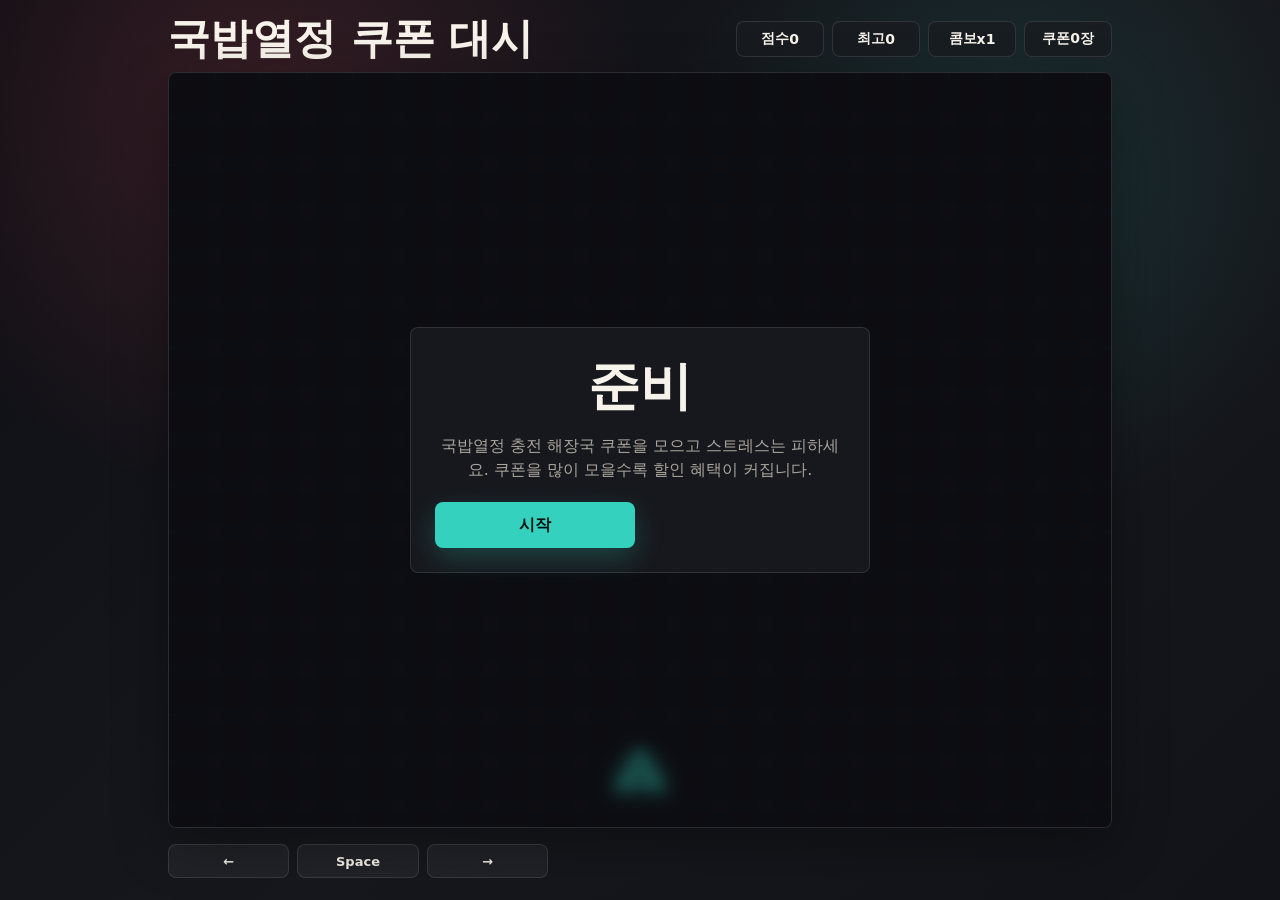
<file: index.html>
<!doctype html>
<html lang="ko">
<head>
  <meta charset="utf-8">
  <meta name="viewport" content="width=device-width, initial-scale=1">
  <title>국밥열정 쿠폰 대시</title>
  <style>
    :root {
      color-scheme: dark;
      --bg: #101014;
      --panel: #191b20;
      --text: #f7f3ea;
      --muted: #a9a59c;
      --hot: #ff5e73;
      --coin: #ffd166;
      --cool: #34d1bf;
      --line: rgba(255, 255, 255, .11);
    }

    * {
      box-sizing: border-box;
    }

    body {
      margin: 0;
      min-height: 100vh;
      overflow: hidden;
      background:
        radial-gradient(circle at 20% 12%, rgba(255, 94, 115, .16), transparent 30%),
        radial-gradient(circle at 78% 20%, rgba(52, 209, 191, .14), transparent 28%),
        linear-gradient(135deg, #0e0e13, #17181d 55%, #111318);
      color: var(--text);
      font-family: "Segoe UI", Pretendard, system-ui, sans-serif;
    }

    .app {
      display: grid;
      grid-template-rows: auto 1fr auto;
      width: min(100vw, 980px);
      height: 100vh;
      margin: 0 auto;
      padding: 18px;
      gap: 12px;
    }

    header,
    footer {
      display: flex;
      align-items: center;
      justify-content: space-between;
      gap: 12px;
      min-height: 42px;
    }

    h1 {
      margin: 0;
      font-size: clamp(22px, 3.8vw, 42px);
      line-height: 1;
      letter-spacing: 0;
    }

    .stats {
      display: flex;
      gap: 8px;
      flex-wrap: wrap;
      justify-content: flex-end;
    }

    .pill {
      display: inline-flex;
      align-items: center;
      justify-content: center;
      min-width: 88px;
      height: 36px;
      padding: 0 12px;
      border: 1px solid var(--line);
      border-radius: 8px;
      background: rgba(25, 27, 32, .78);
      font-weight: 700;
      font-size: 14px;
      white-space: nowrap;
    }

    .game-wrap {
      position: relative;
      min-height: 0;
      border: 1px solid var(--line);
      border-radius: 8px;
      overflow: hidden;
      background: #111218;
      box-shadow: 0 18px 55px rgba(0, 0, 0, .32);
      touch-action: none;
    }

    canvas {
      display: block;
      width: 100%;
      height: 100%;
    }

    .overlay {
      position: absolute;
      inset: 0;
      display: grid;
      place-items: center;
      padding: 22px;
      background: rgba(10, 10, 14, .56);
      backdrop-filter: blur(8px);
    }

    .overlay[hidden] {
      display: none;
    }

    .dialog {
      width: min(460px, 100%);
      border: 1px solid var(--line);
      border-radius: 8px;
      padding: 24px;
      background: rgba(25, 27, 32, .92);
      text-align: center;
    }

    .dialog h2 {
      margin: 0 0 12px;
      font-size: clamp(26px, 6vw, 52px);
      letter-spacing: 0;
    }

    .dialog p {
      margin: 8px 0 20px;
      color: var(--muted);
      line-height: 1.5;
    }

    button {
      width: min(260px, 100%);
      height: 46px;
      border: 0;
      border-radius: 8px;
      background: var(--cool);
      color: #07110f;
      font-weight: 900;
      font-size: 16px;
      cursor: pointer;
      box-shadow: 0 10px 28px rgba(52, 209, 191, .24);
    }

    button:active {
      transform: translateY(1px);
    }

    .button-row {
      display: grid;
      grid-template-columns: repeat(2, minmax(0, 1fr));
      gap: 10px;
    }

    .secondary {
      background: rgba(255, 255, 255, .1);
      color: var(--text);
      box-shadow: none;
      border: 1px solid var(--line);
    }

    .order-screen {
      position: fixed;
      inset: 0;
      z-index: 10;
      display: grid;
      place-items: center;
      padding: 18px;
      background:
        radial-gradient(circle at 26% 16%, rgba(255, 209, 102, .18), transparent 30%),
        linear-gradient(135deg, rgba(14, 14, 19, .97), rgba(23, 24, 29, .98));
    }

    .order-screen[hidden] {
      display: none;
    }

    .order-panel {
      width: min(520px, 100%);
      border: 1px solid var(--line);
      border-radius: 8px;
      padding: 22px;
      background: rgba(25, 27, 32, .94);
      box-shadow: 0 18px 55px rgba(0, 0, 0, .34);
    }

    .order-panel h2 {
      margin: 0 0 8px;
      font-size: clamp(26px, 5vw, 44px);
      letter-spacing: 0;
    }

    .order-note {
      margin: 0 0 18px;
      color: var(--muted);
      line-height: 1.5;
    }

    .order-line {
      display: flex;
      align-items: center;
      justify-content: space-between;
      gap: 14px;
      min-height: 42px;
      border-top: 1px solid var(--line);
      font-weight: 700;
    }

    .order-line:last-of-type {
      border-bottom: 1px solid var(--line);
    }

    .price {
      white-space: nowrap;
      color: #ffe7a3;
    }

    .featured-menu {
      margin: 14px 0;
      padding: 16px;
      border: 1px solid rgba(255, 209, 102, .35);
      border-radius: 8px;
      background: rgba(255, 209, 102, .08);
    }

    .featured-menu strong {
      display: block;
      margin-bottom: 6px;
      font-size: clamp(22px, 5vw, 34px);
      line-height: 1.12;
      letter-spacing: 0;
      color: #ffe7a3;
    }

    .featured-menu span {
      color: var(--muted);
      line-height: 1.5;
    }

    .coupon-toggle {
      display: flex;
      align-items: center;
      justify-content: space-between;
      gap: 14px;
      margin: 16px 0;
      padding: 12px;
      border: 1px solid var(--line);
      border-radius: 8px;
      background: rgba(255, 255, 255, .05);
      font-weight: 800;
    }

    .coupon-toggle input {
      width: 22px;
      height: 22px;
      accent-color: var(--coin);
    }

    .order-actions {
      display: grid;
      grid-template-columns: 1fr 1fr;
      gap: 10px;
      margin-top: 18px;
    }

    footer {
      color: var(--muted);
      font-size: 13px;
    }

    .bar {
      display: grid;
      grid-template-columns: repeat(3, minmax(0, 1fr));
      gap: 8px;
      width: min(380px, 100%);
      height: 34px;
    }

    .key {
      display: grid;
      place-items: center;
      border: 1px solid var(--line);
      border-radius: 8px;
      background: rgba(255, 255, 255, .05);
      font-weight: 800;
      color: var(--text);
    }

    @media (max-width: 620px) {
      .app {
        padding: 10px;
        gap: 8px;
      }

      header {
        align-items: flex-start;
        flex-direction: column;
      }

      .stats {
        width: 100%;
        justify-content: space-between;
      }

      .pill {
        flex: 1;
        min-width: 0;
        padding: 0 8px;
      }

      .button-row,
      .order-actions {
        grid-template-columns: 1fr;
      }

      footer {
        justify-content: center;
      }
    }
  </style>
</head>
<body>
  <main class="app">
    <header>
      <h1>국밥열정 쿠폰 대시</h1>
      <div class="stats" aria-live="polite">
        <div class="pill">점수 <span id="score">0</span></div>
        <div class="pill">최고 <span id="best">0</span></div>
        <div class="pill">콤보 <span id="combo">x1</span></div>
        <div class="pill">쿠폰 <span id="coupon">0장</span></div>
      </div>
    </header>

    <section class="game-wrap" id="gameWrap">
      <canvas id="game" aria-label="피하고 모으는 액션 게임"></canvas>
      <div class="overlay" id="overlay">
        <div class="dialog">
          <h2 id="title">준비</h2>
          <p id="message">국밥열정 충전 해장국 쿠폰을 모으고 스트레스는 피하세요. 쿠폰을 많이 모을수록 할인 혜택이 커집니다.</p>
          <div class="button-row">
            <button id="startBtn">시작</button>
            <button class="secondary" id="orderBtn" hidden>주문으로</button>
          </div>
        </div>
      </div>
    </section>

    <footer>
      <div class="bar" aria-hidden="true">
        <div class="key">←</div>
        <div class="key">Space</div>
        <div class="key">→</div>
      </div>
    </footer>
  </main>

  <section class="order-screen" id="orderScreen" hidden>
    <div class="order-panel">
      <h2>국밥열정 주문</h2>
      <p class="order-note" id="orderNote">게임에서 얻은 쿠폰은 주문당 1장만 사용할 수 있습니다. 실제 주문 화면에서 메뉴는 다시 선택할 수 있어요.</p>
      <div class="featured-menu">
        <strong>열정충전 해장국</strong>
        <span>오늘의 추천 메뉴입니다. 주문 화면으로 들어가면 다른 메뉴도 선택할 수 있습니다.</span>
      </div>
      <label class="coupon-toggle">
        <span id="couponRule">쿠폰 1장 적용</span>
        <input id="couponUse" type="checkbox" checked>
      </label>
      <div class="order-line">
        <span>이번 주문 쿠폰 사용</span>
        <span class="price" id="discountPrice">-1,000원</span>
      </div>
      <div class="order-actions">
        <button id="placeOrderBtn">주문 화면으로</button>
        <button class="secondary" id="backGameBtn">한 판 더</button>
      </div>
    </div>
  </section>

  <script>
    const canvas = document.querySelector("#game");
    const ctx = canvas.getContext("2d");
    const wrap = document.querySelector("#gameWrap");
    const overlay = document.querySelector("#overlay");
    const startBtn = document.querySelector("#startBtn");
    const orderBtn = document.querySelector("#orderBtn");
    const orderScreen = document.querySelector("#orderScreen");
    const orderNote = document.querySelector("#orderNote");
    const couponRule = document.querySelector("#couponRule");
    const couponUse = document.querySelector("#couponUse");
    const discountPrice = document.querySelector("#discountPrice");
    const placeOrderBtn = document.querySelector("#placeOrderBtn");
    const backGameBtn = document.querySelector("#backGameBtn");
    const scoreEl = document.querySelector("#score");
    const bestEl = document.querySelector("#best");
    const comboEl = document.querySelector("#combo");
    const couponEl = document.querySelector("#coupon");
    const titleEl = document.querySelector("#title");
    const messageEl = document.querySelector("#message");

    const MENU_REWARDS = [
      "국밥열정 충전 해장국",
      "충전 해장국 할인쿠폰",
      "오늘의 해장 충전권",
      "국밥열정 든든쿠폰"
    ];
    const STRESS_LABELS = ["스트레스", "피로", "걱정", "월요병", "허기", "번아웃", "야근"];
    const ORDER_URL = "./order.html";
    const COUPON_TIERS = [
      { minCoupons: 3, value: 1000, minOrder: 10000 },
      { minCoupons: 6, value: 2000, minOrder: 20000 },
      { minCoupons: 9, value: 3000, minOrder: 30000 }
    ];
    const ORDER_READY_COUPONS = COUPON_TIERS[0].minCoupons;

    const state = {
      running: false,
      over: false,
      score: 0,
      best: Number(localStorage.getItem("gukbap-dash-best") || 0),
      combo: 1,
      coupons: 0,
      t: 0,
      last: 0,
      spawnWall: 0,
      spawnCoin: 0,
      shake: 0,
      keys: new Set(),
      walls: [],
      coins: [],
      sparks: [],
      popups: [],
      orderReady: false,
      player: { x: 0, y: 0, r: 15, vx: 0 }
    };

    bestEl.textContent = state.best;

    function resize() {
      const rect = wrap.getBoundingClientRect();
      const dpr = Math.max(1, Math.min(2, window.devicePixelRatio || 1));
      canvas.width = Math.floor(rect.width * dpr);
      canvas.height = Math.floor(rect.height * dpr);
      ctx.setTransform(dpr, 0, 0, dpr, 0, 0);
      state.player.y = rect.height - 58;
      state.player.x = Math.min(Math.max(state.player.x || rect.width / 2, 28), rect.width - 28);
    }

    function reset() {
      const rect = wrap.getBoundingClientRect();
      state.running = true;
      state.over = false;
      state.score = 0;
      state.combo = 1;
      state.coupons = 0;
      state.t = 0;
      state.spawnWall = 0;
      state.spawnCoin = 0;
      state.shake = 0;
      state.walls = [];
      state.coins = [];
      state.sparks = [];
      state.popups = [];
      state.orderReady = false;
      state.player = { x: rect.width / 2, y: rect.height - 58, r: 15, vx: 0 };
      orderScreen.hidden = true;
      orderBtn.hidden = true;
      overlay.hidden = true;
      updateStats();
    }

    function updateStats() {
      scoreEl.textContent = Math.floor(state.score);
      bestEl.textContent = state.best;
      comboEl.textContent = `x${state.combo}`;
      couponEl.textContent = `${state.coupons}장`;
    }

    function earnedCoupon() {
      return COUPON_TIERS
        .filter(tier => state.coupons >= tier.minCoupons)
        .at(-1) || null;
    }

    function updateOrder() {
      const coupon = earnedCoupon();
      const hasCoupon = Boolean(coupon);
      const applied = hasCoupon && couponUse.checked;
      const remaining = Math.max(0, state.coupons - (applied ? 1 : 0));
      couponUse.disabled = !hasCoupon;
      couponUse.checked = applied;
      couponRule.textContent = hasCoupon
        ? `${coupon.value.toLocaleString("ko-KR")}원 쿠폰 1장 적용 가능, 보유 ${state.coupons}장`
        : `쿠폰 ${ORDER_READY_COUPONS}장부터 주문 쿠폰이 열립니다`;
      orderNote.textContent = applied
        ? `이번 주문에는 ${coupon.value.toLocaleString("ko-KR")}원 쿠폰 1장만 적용됩니다. 최소 주문금액은 ${coupon.minOrder.toLocaleString("ko-KR")}원입니다. 남은 쿠폰 ${remaining}장은 다음 주문에 써요.`
        : "가게도 버텨야 하니 쿠폰은 주문당 1장만 사용할 수 있습니다. 실제 주문 화면에서 메뉴는 다시 선택할 수 있습니다.";
      discountPrice.textContent = applied ? `-${coupon.value.toLocaleString("ko-KR")}원` : "-0원";
    }

    function showOrder() {
      if (!state.orderReady || !earnedCoupon()) {
        return;
      }
      overlay.hidden = true;
      orderScreen.hidden = false;
      couponUse.checked = state.coupons > 0;
      updateOrder();
    }

    function rand(min, max) {
      return Math.random() * (max - min) + min;
    }

    function spawnWall() {
      const rect = wrap.getBoundingClientRect();
      const w = rand(34, 96);
      const label = STRESS_LABELS[Math.floor(rand(0, STRESS_LABELS.length))];
      state.walls.push({
        x: rand(8, rect.width - w - 8),
        y: -34,
        w,
        h: rand(24, 46),
        vy: rand(180, 250) + state.t * 5,
        color: Math.random() > .35 ? "#ff5e73" : "#ff8a5b",
        label
      });
    }

    function spawnCoin() {
      const rect = wrap.getBoundingClientRect();
      const label = MENU_REWARDS[Math.floor(rand(0, MENU_REWARDS.length))];
      state.coins.push({
        x: rand(28, rect.width - 28),
        y: -24,
        r: rand(8, 12),
        vy: rand(150, 220) + state.t * 3,
        phase: rand(0, Math.PI * 2),
        label
      });
    }

    function addPopup(x, y, text, color) {
      state.popups.push({
        x,
        y,
        text,
        color,
        age: 0,
        life: .9
      });
    }

    function addSparks(x, y, color, amount) {
      for (let i = 0; i < amount; i++) {
        state.sparks.push({
          x,
          y,
          vx: rand(-150, 150),
          vy: rand(-190, 90),
          life: rand(.25, .55),
          age: 0,
          color
        });
      }
    }

    function hitCircleRect(circle, rect) {
      const nx = Math.max(rect.x, Math.min(circle.x, rect.x + rect.w));
      const ny = Math.max(rect.y, Math.min(circle.y, rect.y + rect.h));
      const dx = circle.x - nx;
      const dy = circle.y - ny;
      return dx * dx + dy * dy < circle.r * circle.r;
    }

    function endGame() {
      state.running = false;
      state.over = true;
      state.shake = 16;
      addSparks(state.player.x, state.player.y, "#ff5e73", 34);
      if (state.score > state.best) {
        state.best = Math.floor(state.score);
        localStorage.setItem("gukbap-dash-best", state.best);
      }
      updateStats();
      const coupon = earnedCoupon();
      state.orderReady = Boolean(coupon);
      titleEl.textContent = "오늘의 충전 완료";
      messageEl.textContent = coupon
        ? state.coupons >= COUPON_TIERS.at(-1).minCoupons
          ? `점수 ${Math.floor(state.score)}점, 쿠폰 ${state.coupons}장 획득. ${coupon.value.toLocaleString("ko-KR")}원 쿠폰까지 받았으니 일단 주문하고 든든하게 쉬어가요.`
          : `점수 ${Math.floor(state.score)}점, 쿠폰 ${state.coupons}장 획득. ${coupon.value.toLocaleString("ko-KR")}원 쿠폰을 주문당 1장만 적용해서 주문 화면으로 넘어갑니다.`
        : `점수 ${Math.floor(state.score)}점, 쿠폰 ${state.coupons}장 획득. 쿠폰 ${ORDER_READY_COUPONS}장부터 1,000원 쿠폰이 열립니다. 한 판 더 가볼까요?`;
      startBtn.textContent = "다시 시작";
      orderBtn.hidden = !state.orderReady;
      setTimeout(() => {
        overlay.hidden = false;
        if (state.orderReady) {
          setTimeout(showOrder, 1300);
        }
      }, 420);
    }

    function drawBackground(w, h, time) {
      ctx.fillStyle = "#111218";
      ctx.fillRect(0, 0, w, h);
      ctx.strokeStyle = "rgba(255,255,255,.07)";
      ctx.lineWidth = 1;
      const gap = 46;
      const offset = (time * 70) % gap;
      for (let y = -gap + offset; y < h + gap; y += gap) {
        ctx.beginPath();
        ctx.moveTo(0, y);
        ctx.lineTo(w, y);
        ctx.stroke();
      }
      for (let x = 0; x < w; x += gap) {
        ctx.beginPath();
        ctx.moveTo(x, 0);
        ctx.lineTo(x, h);
        ctx.stroke();
      }
    }

    function drawPlayer(p) {
      ctx.save();
      ctx.translate(p.x, p.y);
      ctx.shadowColor = "#34d1bf";
      ctx.shadowBlur = 18;
      ctx.fillStyle = "#34d1bf";
      ctx.beginPath();
      ctx.moveTo(0, -p.r - 6);
      ctx.lineTo(p.r + 12, p.r + 8);
      ctx.lineTo(0, p.r);
      ctx.lineTo(-p.r - 12, p.r + 8);
      ctx.closePath();
      ctx.fill();
      ctx.shadowBlur = 0;
      ctx.fillStyle = "#07110f";
      ctx.fillRect(-4, -1, 8, 12);
      ctx.restore();
    }

    function draw() {
      const rect = wrap.getBoundingClientRect();
      const w = rect.width;
      const h = rect.height;
      const sx = state.shake ? rand(-state.shake, state.shake) : 0;
      const sy = state.shake ? rand(-state.shake, state.shake) : 0;

      ctx.save();
      ctx.translate(sx, sy);
      drawBackground(w, h, state.t);

      for (const coin of state.coins) {
        const pulse = Math.sin(state.t * 8 + coin.phase) * 2;
        ctx.save();
        ctx.translate(coin.x, coin.y);
        ctx.shadowColor = "#ffd166";
        ctx.shadowBlur = 15;
        ctx.fillStyle = "#f8b92e";
        ctx.beginPath();
        ctx.arc(0, 0, coin.r + pulse, 0, Math.PI * 2);
        ctx.fill();
        ctx.lineWidth = 3;
        ctx.strokeStyle = "#ffe7a3";
        ctx.stroke();
        ctx.shadowBlur = 0;
        ctx.fillStyle = "#7a4a00";
        ctx.font = `${Math.max(12, coin.r * 1.45)}px Segoe UI, sans-serif`;
        ctx.textAlign = "center";
        ctx.textBaseline = "middle";
        ctx.fillText("₩", 0, 1);
        ctx.strokeStyle = "rgba(255,255,255,.5)";
        ctx.lineWidth = 1;
        ctx.beginPath();
        ctx.arc(0, 0, Math.max(coin.r - 4, 4), 0, Math.PI * 2);
        ctx.stroke();
        ctx.restore();
      }

      ctx.textAlign = "center";
      ctx.textBaseline = "middle";

      for (const wall of state.walls) {
        ctx.save();
        ctx.translate(wall.x + wall.w / 2, wall.y + wall.h / 2);
        const scale = Math.min(wall.w / 82, wall.h / 42);
        ctx.shadowColor = wall.color;
        ctx.shadowBlur = 14;
        ctx.fillStyle = wall.color;
        ctx.beginPath();
        ctx.moveTo(0, 25 * scale);
        ctx.lineTo(10 * scale, 4 * scale);
        ctx.lineTo(36 * scale, -3 * scale);
        ctx.lineTo(11 * scale, -13 * scale);
        ctx.lineTo(5 * scale, -27 * scale);
        ctx.lineTo(0, -31 * scale);
        ctx.lineTo(-5 * scale, -27 * scale);
        ctx.lineTo(-11 * scale, -13 * scale);
        ctx.lineTo(-36 * scale, -3 * scale);
        ctx.lineTo(-10 * scale, 4 * scale);
        ctx.closePath();
        ctx.fill();
        ctx.shadowBlur = 0;
        ctx.fillStyle = "rgba(20, 8, 12, .45)";
        ctx.beginPath();
        ctx.ellipse(0, -9 * scale, 8 * scale, 12 * scale, 0, 0, Math.PI * 2);
        ctx.fill();
        ctx.fillStyle = "rgba(255,255,255,.18)";
        ctx.beginPath();
        ctx.moveTo(0, 21 * scale);
        ctx.lineTo(5 * scale, 7 * scale);
        ctx.lineTo(0, 10 * scale);
        ctx.lineTo(-5 * scale, 7 * scale);
        ctx.closePath();
        ctx.fill();
        ctx.fillStyle = "#fff7ef";
        ctx.font = `${Math.max(9, 12 * scale)}px Segoe UI, sans-serif`;
        ctx.textAlign = "center";
        ctx.textBaseline = "middle";
        ctx.fillText(wall.label, 0, -2 * scale);
        ctx.restore();
      }

      for (const spark of state.sparks) {
        const alpha = 1 - spark.age / spark.life;
        ctx.globalAlpha = Math.max(0, alpha);
        ctx.fillStyle = spark.color;
        ctx.fillRect(spark.x, spark.y, 4, 4);
      }
      ctx.globalAlpha = 1;

      for (const popup of state.popups) {
        const pct = popup.age / popup.life;
        ctx.globalAlpha = Math.max(0, 1 - pct);
        ctx.fillStyle = popup.color;
        ctx.font = "800 18px Segoe UI, Pretendard, sans-serif";
        ctx.textAlign = "center";
        ctx.textBaseline = "middle";
        ctx.fillText(popup.text, popup.x, popup.y - pct * 38);
      }
      ctx.globalAlpha = 1;

      if (!state.over) {
        drawPlayer(state.player);
      }

      ctx.restore();
    }

    function update(dt) {
      if (!state.running) {
      state.sparks.forEach(s => {
        s.age += dt;
        s.x += s.vx * dt;
        s.y += s.vy * dt;
        s.vy += 420 * dt;
      });
      state.sparks = state.sparks.filter(s => s.age < s.life);
      state.popups.forEach(p => {
        p.age += dt;
      });
      state.popups = state.popups.filter(p => p.age < p.life);
      state.shake = Math.max(0, state.shake - 45 * dt);
      return;
      }

      const rect = wrap.getBoundingClientRect();
      state.t += dt;
      state.score += dt * 7 * state.combo;
      state.spawnWall -= dt;
      state.spawnCoin -= dt;
      state.shake = Math.max(0, state.shake - 45 * dt);

      if (state.spawnWall <= 0) {
        spawnWall();
        state.spawnWall = Math.max(.26, .72 - state.t * .014);
      }

      if (state.spawnCoin <= 0) {
        spawnCoin();
        state.spawnCoin = rand(.55, .95);
      }

      let dir = 0;
      if (state.keys.has("ArrowLeft") || state.keys.has("a")) dir -= 1;
      if (state.keys.has("ArrowRight") || state.keys.has("d")) dir += 1;
      state.player.vx += dir * 1900 * dt;
      state.player.vx *= Math.pow(.0009, dt);
      state.player.x += state.player.vx * dt;
      state.player.x = Math.max(24, Math.min(rect.width - 24, state.player.x));

      for (const wall of state.walls) {
        wall.y += wall.vy * dt;
        if (hitCircleRect(state.player, wall)) {
          addPopup(state.player.x, state.player.y - 20, `${wall.label} 피하지 못함`, "#ffb1bb");
          endGame();
          break;
        }
      }

      for (const coin of state.coins) {
        coin.y += coin.vy * dt;
        const dx = coin.x - state.player.x;
        const dy = coin.y - state.player.y;
        if (dx * dx + dy * dy < (coin.r + state.player.r + 6) ** 2) {
          coin.collected = true;
          state.combo = Math.min(9, state.combo + 1);
          state.coupons += 1;
          state.score += 35 * state.combo;
          addPopup(coin.x, coin.y - 12, `${coin.label} +1`, "#ffe7a3");
          addSparks(coin.x, coin.y, "#ffd166", 14);
        }
      }

      const missed = state.coins.some(coin => coin.y > rect.height + 40 && !coin.collected);
      if (missed) {
        state.combo = 1;
      }

      state.walls = state.walls.filter(wall => wall.y < rect.height + 80);
      state.coins = state.coins.filter(coin => !coin.collected && coin.y < rect.height + 80);
      state.sparks.forEach(s => {
        s.age += dt;
        s.x += s.vx * dt;
        s.y += s.vy * dt;
        s.vy += 420 * dt;
      });
      state.sparks = state.sparks.filter(s => s.age < s.life);
      state.popups.forEach(p => {
        p.age += dt;
      });
      state.popups = state.popups.filter(p => p.age < p.life);
      updateStats();
    }

    function loop(now) {
      const dt = Math.min(.033, (now - state.last) / 1000 || 0);
      state.last = now;
      update(dt);
      draw();
      requestAnimationFrame(loop);
    }

    function moveByPointer(clientX) {
      const rect = wrap.getBoundingClientRect();
      const target = clientX - rect.left;
      state.player.vx += (target - state.player.x) * .24;
    }

    window.addEventListener("resize", resize);
    window.addEventListener("keydown", event => {
      const key = event.key.toLowerCase();
      if (["arrowleft", "arrowright", "a", "d", " "].includes(key)) {
        event.preventDefault();
      }
      if (key === " " && !state.running) {
        reset();
      }
      state.keys.add(key === "arrowleft" ? "ArrowLeft" : key === "arrowright" ? "ArrowRight" : key);
    });
    window.addEventListener("keyup", event => {
      const key = event.key.toLowerCase();
      state.keys.delete(key === "arrowleft" ? "ArrowLeft" : key === "arrowright" ? "ArrowRight" : key);
    });
    wrap.addEventListener("pointermove", event => {
      if (state.running) moveByPointer(event.clientX);
    });
    wrap.addEventListener("pointerdown", event => {
      wrap.setPointerCapture(event.pointerId);
      if (!state.running) reset();
      moveByPointer(event.clientX);
    });
    overlay.addEventListener("pointerdown", event => {
      event.stopPropagation();
    });
    startBtn.addEventListener("click", reset);
    orderBtn.addEventListener("click", showOrder);
    couponUse.addEventListener("change", updateOrder);
    backGameBtn.addEventListener("click", reset);
    placeOrderBtn.addEventListener("click", () => {
      const used = state.coupons > 0 && couponUse.checked;
      const coupon = earnedCoupon();
      if (used) {
        state.coupons -= 1;
      }
      updateStats();
      couponUse.checked = false;
      updateOrder();
      orderNote.textContent = `주문 화면으로 이동합니다. 쿠폰은 ${used && coupon ? `${coupon.value.toLocaleString("ko-KR")}원 1장만` : "0장"} 적용했고, 메뉴는 주문 화면에서 다시 선택할 수 있습니다.`;
      placeOrderBtn.textContent = "이동 완료";
      placeOrderBtn.disabled = true;
      const couponParam = used && coupon ? `?coupon=${coupon.value}&source=gukbap-game` : "?source=gukbap-game";
      window.location.href = `${ORDER_URL}${couponParam}`;
    });

    resize();
    requestAnimationFrame(loop);
  </script>
</body>
</html>
</file>
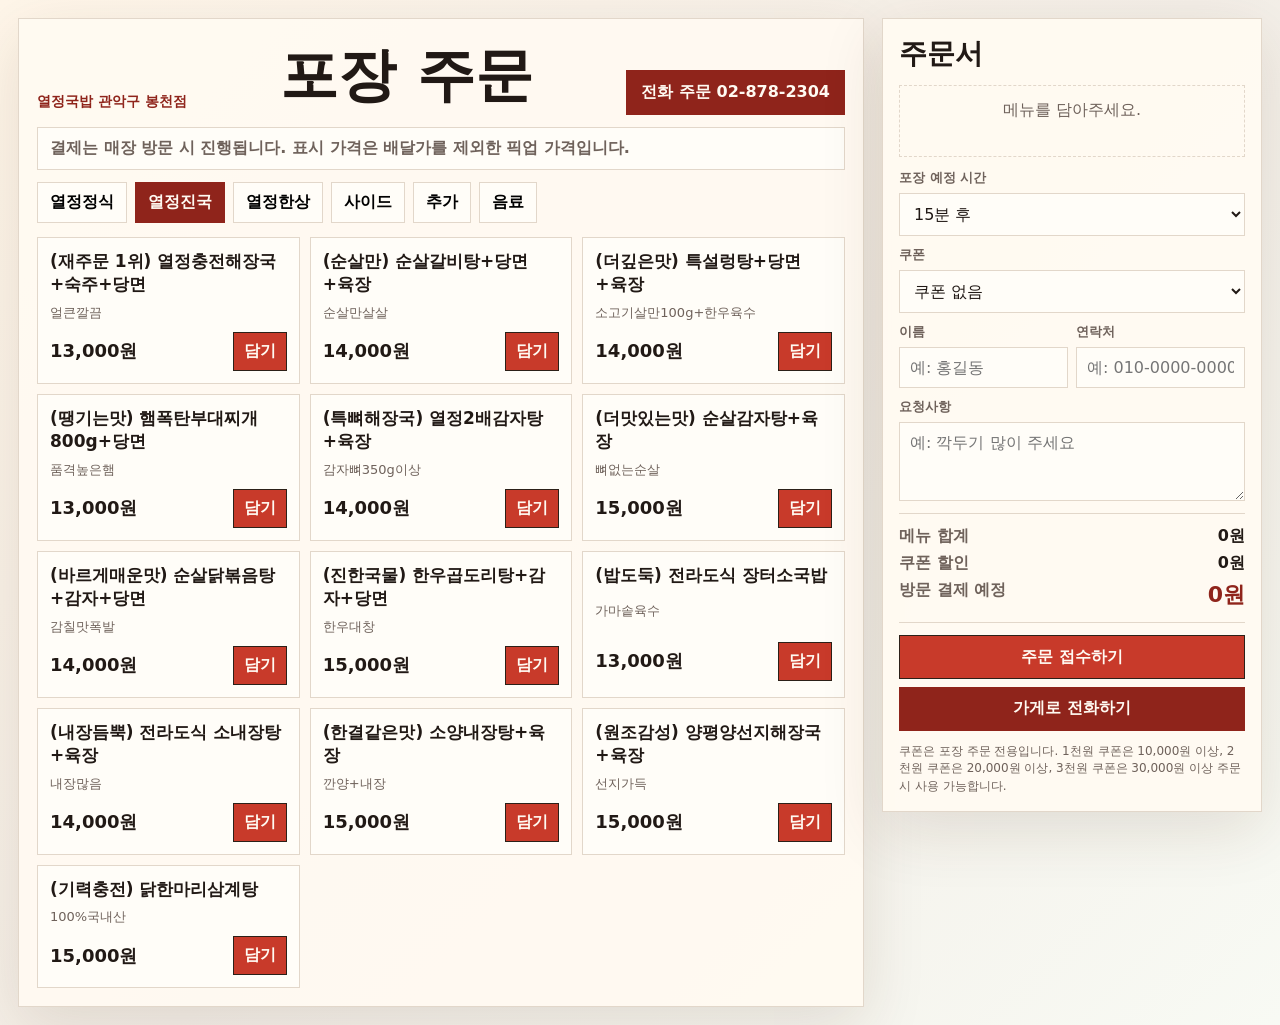
<file: order.html>
<!doctype html>
<html lang="ko">
<head>
  <meta charset="utf-8">
  <meta name="viewport" content="width=device-width, initial-scale=1">
  <title>열정국밥 관악구 봉천점 포장 주문</title>
  <meta name="description" content="열정국밥 관악구 봉천점 포장 주문 전용 메뉴판입니다. 결제는 매장 방문 시 진행됩니다.">
  <link rel="stylesheet" href="./order.css">
</head>
<body>
  <main class="order-app">
    <section class="menu-area">
      <header class="order-header">
        <p>열정국밥 관악구 봉천점</p>
        <h1>포장 주문</h1>
        <a href="tel:028782304">전화 주문 02-878-2304</a>
      </header>

      <div class="notice-bar">
        결제는 매장 방문 시 진행됩니다. 표시 가격은 배달가를 제외한 픽업 가격입니다.
      </div>

      <nav id="categoryTabs" class="category-tabs" aria-label="메뉴 카테고리"></nav>
      <div id="menuList" class="menu-list" aria-live="polite"></div>
    </section>

    <aside class="cart-panel">
      <h2>주문서</h2>
      <div id="cartItems" class="cart-items"></div>

      <label class="field">
        <span>포장 예정 시간</span>
        <select id="pickupTime">
          <option value="15분 후">15분 후</option>
          <option value="20분 후">20분 후</option>
          <option value="30분 후">30분 후</option>
          <option value="40분 후">40분 후</option>
          <option value="직접 문의">직접 문의</option>
        </select>
      </label>

      <label class="field">
        <span>쿠폰</span>
        <select id="couponSelect">
          <option value="0">쿠폰 없음</option>
          <option value="1000">게임 쿠폰 1,000원</option>
          <option value="2000">게임 쿠폰 2,000원</option>
          <option value="3000">게임 쿠폰 3,000원</option>
        </select>
      </label>

      <div class="customer-grid">
        <label class="field">
          <span>이름</span>
          <input id="customerName" type="text" placeholder="예: 홍길동">
        </label>
        <label class="field">
          <span>연락처</span>
          <input id="customerPhone" type="tel" placeholder="예: 010-0000-0000">
        </label>
      </div>

      <label class="field">
        <span>요청사항</span>
        <textarea id="requestText" rows="3" placeholder="예: 깍두기 많이 주세요"></textarea>
      </label>

      <div class="total-box">
        <div><span>메뉴 합계</span><strong id="subtotal">0원</strong></div>
        <div><span>쿠폰 할인</span><strong id="discount">0원</strong></div>
        <div class="grand"><span>방문 결제 예정</span><strong id="grandTotal">0원</strong></div>
      </div>

      <button id="makeOrderBtn" class="primary-action">주문 접수하기</button>
      <a class="call-action" href="tel:028782304">가게로 전화하기</a>

      <div id="orderSummary" class="order-summary" hidden>
        <h3>주문 접수 내용</h3>
        <pre id="summaryText"></pre>
        <button id="copyBtn" class="copy-action">주문 내용 복사</button>
      </div>

      <p class="fine-print">
        쿠폰은 포장 주문 전용입니다. 1천원 쿠폰은 10,000원 이상, 2천원 쿠폰은 20,000원 이상, 3천원 쿠폰은 30,000원 이상 주문 시 사용 가능합니다.
      </p>
    </aside>
  </main>

  <script src="./order.js?v=20260506-2"></script>
</body>
</html>
</file>
<file: order.css>
:root {
  --ink: #211915;
  --muted: #6f625b;
  --paper: #fffaf2;
  --panel: #fffdf8;
  --line: #e2d7ca;
  --red: #c83a2a;
  --deep-red: #8f241b;
  --green: #27755f;
}

* {
  box-sizing: border-box;
}

body {
  margin: 0;
  min-height: 100vh;
  background: linear-gradient(135deg, #fff6e9 0%, #f3eee7 52%, #f8faf4 100%);
  color: var(--ink);
  font-family: "Malgun Gothic", "Apple SD Gothic Neo", system-ui, sans-serif;
}

button,
input,
select,
textarea {
  font: inherit;
}

.order-app {
  display: grid;
  grid-template-columns: minmax(0, 1fr) 380px;
  gap: 18px;
  min-height: 100vh;
  padding: 18px;
}

.menu-area,
.cart-panel {
  border: 1px solid var(--line);
  background: rgba(255, 250, 242, 0.96);
  box-shadow: 0 18px 60px rgba(70, 41, 20, 0.12);
}

.menu-area {
  min-width: 0;
  padding: 18px;
}

.order-header {
  display: flex;
  align-items: end;
  justify-content: space-between;
  gap: 16px;
  margin-bottom: 12px;
}

.order-header p {
  margin: 0 0 4px;
  color: var(--deep-red);
  font-size: 14px;
  font-weight: 900;
}

.order-header h1 {
  margin: 0;
  font-size: clamp(34px, 5vw, 58px);
  letter-spacing: 0;
}

.order-header a,
.call-action {
  border: 1px solid var(--deep-red);
  background: var(--deep-red);
  padding: 11px 14px;
  color: #fffaf2;
  font-weight: 900;
  text-align: center;
  text-decoration: none;
}

.notice-bar {
  margin-bottom: 12px;
  border: 1px solid var(--line);
  background: var(--panel);
  padding: 10px 12px;
  color: var(--muted);
  font-weight: 800;
}

.category-tabs {
  display: flex;
  flex-wrap: wrap;
  gap: 8px;
  margin-bottom: 14px;
}

.category-tabs button {
  border: 1px solid var(--line);
  background: var(--panel);
  padding: 9px 12px;
  cursor: pointer;
  font-weight: 900;
}

.category-tabs button.active {
  border-color: var(--deep-red);
  background: var(--deep-red);
  color: #fffaf2;
}

.menu-list {
  display: grid;
  grid-template-columns: repeat(auto-fill, minmax(260px, 1fr));
  gap: 10px;
}

.menu-card {
  display: grid;
  gap: 8px;
  border: 1px solid var(--line);
  background: var(--panel);
  padding: 12px;
}

.menu-card h3 {
  margin: 0;
  font-size: 17px;
  line-height: 1.35;
}

.menu-card p {
  min-height: 20px;
  margin: 0;
  color: var(--muted);
  font-size: 13px;
  line-height: 1.4;
}

.menu-card footer {
  display: flex;
  align-items: center;
  justify-content: space-between;
  gap: 8px;
}

.menu-card strong {
  font-size: 18px;
}

.menu-card button,
.primary-action,
.copy-action {
  border: 1px solid #2c2018;
  background: var(--red);
  color: #fffaf2;
  cursor: pointer;
  font-weight: 900;
}

.menu-card button {
  padding: 8px 10px;
}

.cart-panel {
  position: sticky;
  top: 18px;
  align-self: start;
  max-height: calc(100vh - 36px);
  overflow: auto;
  padding: 16px;
}

.cart-panel h2 {
  margin: 0 0 12px;
  font-size: 28px;
}

.cart-items {
  display: grid;
  gap: 8px;
  min-height: 72px;
  margin-bottom: 12px;
}

.empty-cart {
  border: 1px dashed var(--line);
  padding: 14px;
  color: var(--muted);
  text-align: center;
}

.cart-item {
  display: grid;
  grid-template-columns: 1fr auto;
  gap: 6px;
  border-bottom: 1px solid var(--line);
  padding-bottom: 8px;
}

.cart-item strong {
  line-height: 1.35;
}

.qty-controls {
  display: flex;
  align-items: center;
  gap: 6px;
}

.qty-controls button {
  width: 28px;
  height: 28px;
  border: 1px solid var(--line);
  background: var(--panel);
  cursor: pointer;
  font-weight: 900;
}

.field {
  display: grid;
  gap: 6px;
  margin-bottom: 10px;
}

.field span {
  color: var(--muted);
  font-size: 13px;
  font-weight: 900;
}

.field input,
.field select,
.field textarea {
  width: 100%;
  border: 1px solid var(--line);
  background: var(--panel);
  padding: 10px;
  color: var(--ink);
}

.customer-grid {
  display: grid;
  grid-template-columns: 1fr 1fr;
  gap: 8px;
}

.total-box {
  display: grid;
  gap: 6px;
  border-top: 1px solid var(--line);
  border-bottom: 1px solid var(--line);
  margin: 12px 0;
  padding: 12px 0;
}

.total-box div {
  display: flex;
  justify-content: space-between;
  gap: 8px;
}

.total-box span {
  color: var(--muted);
  font-weight: 800;
}

.total-box .grand strong {
  color: var(--deep-red);
  font-size: 22px;
}

.primary-action,
.copy-action,
.call-action {
  display: block;
  width: 100%;
  min-height: 44px;
  margin-top: 8px;
  padding: 10px;
}

.order-summary {
  margin-top: 12px;
  border: 1px solid var(--line);
  background: var(--panel);
  padding: 12px;
}

.order-summary h3 {
  margin: 0 0 8px;
}

.order-summary pre {
  white-space: pre-wrap;
  word-break: keep-all;
  margin: 0;
  color: var(--ink);
  font-family: "Malgun Gothic", system-ui, sans-serif;
  line-height: 1.45;
}

.fine-print {
  margin: 12px 0 0;
  color: var(--muted);
  font-size: 12px;
  line-height: 1.45;
}

@media (max-width: 980px) {
  .order-app {
    grid-template-columns: 1fr;
  }

  .cart-panel {
    position: static;
    max-height: none;
  }
}

@media (max-width: 620px) {
  .order-app {
    padding: 10px;
  }

  .order-header {
    align-items: stretch;
    flex-direction: column;
  }

  .customer-grid,
  .menu-list {
    grid-template-columns: 1fr;
  }
}
</file>
